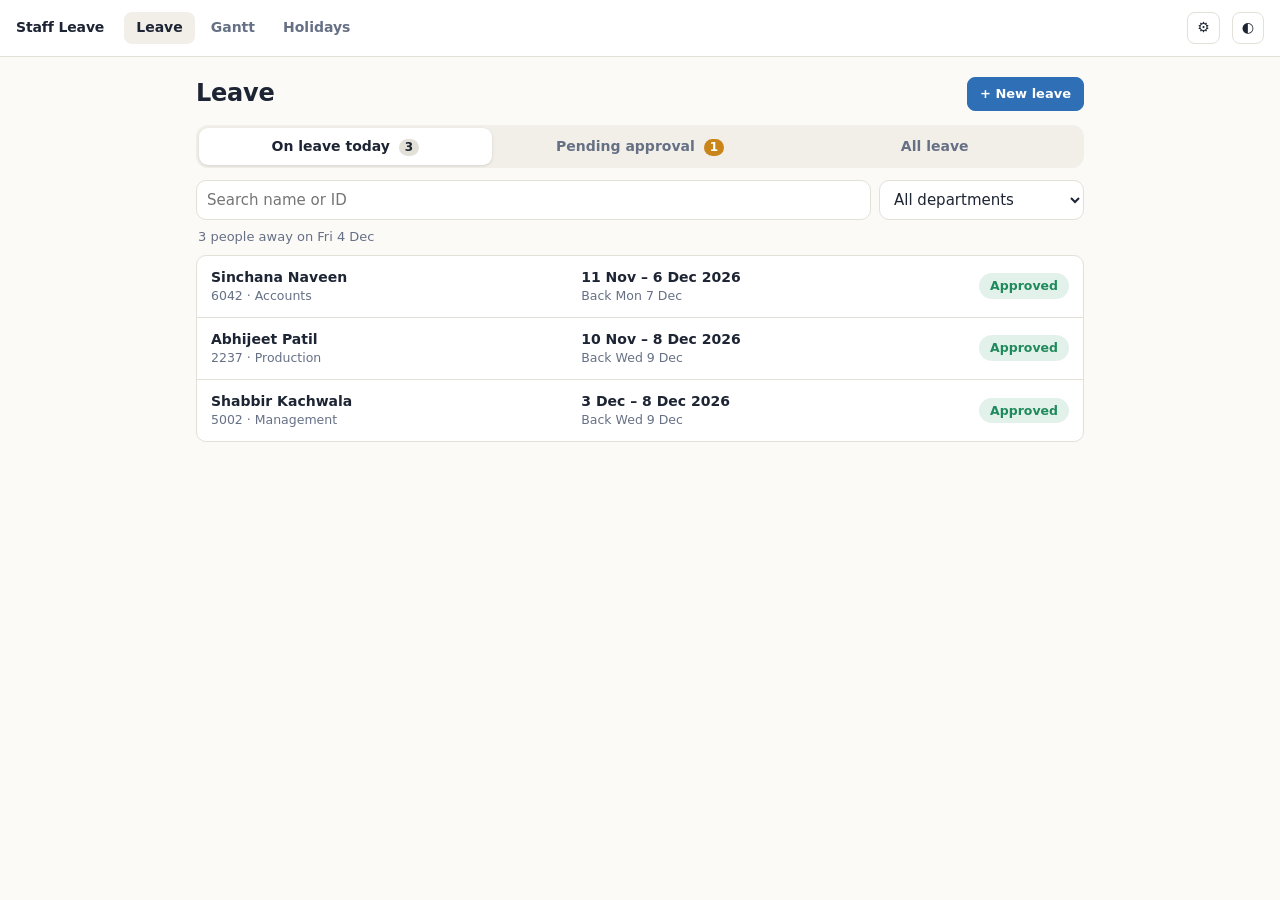
<file: index.html>
<!DOCTYPE html>
<html lang="en">
<head>
<meta charset="utf-8">
<meta name="viewport" content="width=device-width, initial-scale=1, viewport-fit=cover">
<title>Staff Leave</title>
<link rel="stylesheet" href="style.css?v=4">
</head>
<body>
<div class="top">
  <span class="brand">Staff Leave</span>
  <nav class="tabs"><a href="index.html" class="on">Leave</a><a href="gantt.html">Gantt</a><a href="holidays.html">Holidays</a></nav>
  <span class="spacer"></span>
  <a class="icon-btn" href="data.html" title="Import, backup and reset" aria-label="Data settings">⚙</a>
  <button class="icon-btn" id="themeBtn" title="Toggle light/dark" aria-label="Toggle light/dark">◐</button>
</div>

<main class="narrow">
  <div class="page-head">
    <h1>Leave</h1>
    <button class="btn primary desk-only" id="addBtn">+ New leave</button>
  </div>

  <div class="seg" id="views" role="tablist">
    <button data-v="today" role="tab"><span class="long">On leave </span><span class="cap">today</span> <span class="cnt" id="cToday"></span></button>
    <button data-v="pending" role="tab">Pending<span class="long"> approval</span> <span class="cnt" id="cPending"></span></button>
    <button data-v="all" role="tab">All<span class="long"> leave</span></button>
  </div>

  <div class="filters">
    <input type="search" id="q" placeholder="Search name or ID" aria-label="Search">
    <select id="fDept" aria-label="Department"><option value="">All departments</option></select>
    <select id="fRange" aria-label="Dates">
      <option value="any">Any date</option>
      <option value="month">This month</option>
      <option value="next30">Next 30 days</option>
      <option value="year">This year</option>
      <option value="custom">Custom dates…</option>
    </select>
    <div class="custom-range" id="customRange" hidden>
      <input type="date" id="rFrom" aria-label="From"><span class="muted">to</span><input type="date" id="rTo" aria-label="To">
    </div>
  </div>

  <p class="list-meta" id="meta"></p>
  <div class="card items" id="items"></div>
</main>

<button class="fab mob-only" id="fab" aria-label="New leave">＋</button>
<div class="toast" id="toast" hidden></div>

<!-- Leave entry form -->
<dialog class="sheet" id="ed">
  <form id="edForm" novalidate>
    <div class="sheet-head">
      <button type="button" class="link-btn" id="edCancel">Cancel</button>
      <b id="edTitle">New leave</b>
      <button type="submit" class="link-btn strong">Save</button>
    </div>
    <div class="sheet-body">
      <div class="row2">
        <label class="f"><span>Employee no.</span><input id="fId" inputmode="numeric" autocomplete="off" placeholder="e.g. 5150"></label>
        <label class="f"><span>Department</span><input id="fDeptIn" list="deptList" autocomplete="off" placeholder="e.g. Production"></label>
      </div>
      <label class="f"><span>Employee name</span><input id="fName" list="nameList" autocomplete="off" placeholder="Start typing a name"></label>
      <div class="row2">
        <label class="f"><span>First day away</span><input type="date" id="fFrom"></label>
        <label class="f"><span>Last day away</span><input type="date" id="fTo"></label>
      </div>
      <p class="days-line" id="daysLine"></p>

      <label class="switch">
        <input type="checkbox" id="fApproved">
        <span class="track"></span>
        <span>Approved by manager</span>
      </label>

      <div class="photo-box">
        <span class="f-label">Signed approval form</span>
        <div id="photoEmpty">
          <button type="button" class="btn big" id="takePhoto">📷 Take photo</button>
          <button type="button" class="link-btn" id="pickPhoto">or choose a file</button>
        </div>
        <div id="photoHas" hidden>
          <img id="thumb" alt="Signed approval form" title="Tap to enlarge">
          <div class="photo-actions">
            <button type="button" class="btn" id="retake">Retake</button>
            <button type="button" class="btn danger" id="rmPhoto">Remove</button>
          </div>
        </div>
      </div>
      <p class="err" id="err" hidden></p>
    </div>
    <div class="sheet-foot">
      <button type="button" class="btn danger" id="edDelete" hidden>Delete leave</button>
      <span class="spacer"></span>
      <button type="button" class="btn" id="edCancel2">Cancel</button>
      <button type="submit" class="btn primary">Save</button>
    </div>
  </form>
  <input type="file" id="cam" accept="image/*" capture="environment" hidden>
  <input type="file" id="pick" accept="image/*" hidden>
</dialog>

<dialog class="viewer" id="imgDlg">
  <img id="bigImg" alt="Signed approval form">
  <button class="btn" id="imgClose">Close</button>
</dialog>

<datalist id="deptList"></datalist>
<datalist id="nameList"></datalist>

<script src="data.js?v=4"></script>
<script src="shared.js?v=4"></script>
<script>
initTheme();
const $ = id => document.getElementById(id);
let rows = Store.load();
const TODAY = toISO(new Date());
const WD = ["Sun","Mon","Tue","Wed","Thu","Fri","Sat"];
const dShort = s => { const d = fromISO(s); return `${d.getDate()} ${MONTHS[d.getMonth()]}`; };
const dDay = s => { const d = fromISO(s); return `${WD[d.getDay()]} ${d.getDate()} ${MONTHS[d.getMonth()]}`; };
const range = r => {
  if (!validISO(r.from)) return "No dates";
  if (!validISO(r.to)) return `${fmt(r.from)} – ?`;
  return r.from.slice(0, 4) === r.to.slice(0, 4) ? `${dShort(r.from)} – ${fmt(r.to)}` : `${fmt(r.from)} – ${fmt(r.to)}`;
};
const nextWorkingDay = iso => { let d = addDays(fromISO(iso), 1); while (isOffDay(toISO(d))) d = addDays(d, 1); return toISO(d); };
const awayToday = r => { const s = effStart(r); return !!s && s <= TODAY && r.to >= TODAY; };

// ---- prefs ----
const P = (() => { try { return JSON.parse(localStorage.getItem("staffLeave.listPrefs")) || {}; } catch (e) { return {}; } })();
let view = P.view || "today";
$("fRange").value = P.range || "year";
const savePrefs = () => { try { localStorage.setItem("staffLeave.listPrefs", JSON.stringify({ view, range: $("fRange").value })); } catch (e) {} };

function directory() {
  const byId = {}, byName = {};
  rows.slice().sort((a, b) => (a.from || "") < (b.from || "") ? -1 : 1).forEach(r => {
    if (r.id) byId[r.id] = { name: r.name, dept: r.dept };
    if (r.name) byName[r.name.toLowerCase()] = { id: r.id, dept: r.dept, name: r.name };
  });
  return { byId, byName };
}
function refreshLists() {
  const depts = [...new Set(rows.map(r => r.dept).filter(Boolean))].sort();
  const cur = $("fDept").value;
  $("fDept").innerHTML = `<option value="">All departments</option>` + depts.map(d => `<option${d === cur ? " selected" : ""}>${esc(d)}</option>`).join("");
  $("deptList").innerHTML = depts.map(d => `<option value="${esc(d)}">`).join("");
  const { byName } = directory();
  $("nameList").innerHTML = Object.values(byName).sort((a, b) => a.name.localeCompare(b.name))
    .map(p => `<option value="${esc(p.name)}">${esc(p.id)} · ${esc(p.dept)}</option>`).join("");
}

function rangeBounds() {
  const v = $("fRange").value, t = new Date();
  if (v === "month") return [toISO(new Date(t.getFullYear(), t.getMonth(), 1)), toISO(new Date(t.getFullYear(), t.getMonth() + 1, 0))];
  if (v === "next30") return [TODAY, toISO(addDays(t, 30))];
  if (v === "year") return [`${t.getFullYear()}-01-01`, `${t.getFullYear()}-12-31`];
  if (v === "custom" && validISO($("rFrom").value) && validISO($("rTo").value)) return [$("rFrom").value, $("rTo").value];
  return null;
}

function render() {
  savePrefs();
  document.querySelectorAll("#views button").forEach(b => b.classList.toggle("on", b.dataset.v === view));
  const showRange = view === "all";
  $("fRange").hidden = !showRange;
  $("customRange").hidden = !(showRange && $("fRange").value === "custom");

  const q = $("q").value.trim().toLowerCase(), dep = $("fDept").value;
  const base = rows.filter(r => (!dep || r.dept === dep) && (!q || `${r.id} ${r.name}`.toLowerCase().includes(q)));
  const today = base.filter(awayToday), pending = base.filter(r => !r.approved);
  $("cToday").textContent = today.length;
  $("cPending").textContent = pending.length;
  $("cPending").classList.toggle("alert", pending.length > 0);

  let list, meta;
  if (view === "today") {
    list = today.sort((a, b) => a.to < b.to ? -1 : 1);
    meta = `${list.length} ${list.length === 1 ? "person" : "people"} away on ${dDay(TODAY)}`;
  } else if (view === "pending") {
    list = pending.sort((a, b) => (a.from || "") < (b.from || "") ? -1 : 1);
    meta = list.length ? `${list.length} waiting for approval. Tap Approve, or open a leave to add the signed form.` : "";
  } else {
    const b = rangeBounds();
    list = base.filter(r => !b || ((r.to || r.from || "") >= b[0] && (r.from || "") <= b[1]))
      .sort((a, b) => (a.from || "") > (b.from || "") ? -1 : 1);
    meta = `${list.length} leave ${list.length === 1 ? "entry" : "entries"}, newest first`;
  }
  $("meta").textContent = meta;

  const empty = { today: "Nobody is on leave today.", pending: "Nothing waiting for approval. 👍", all: "No leave matches these filters." }[view];
  $("items").innerHTML = list.map(item).join("") || `<div class="empty">${empty}</div>`;
}

function item(r) {
  const n = leaveDays(r), bad = n == null;
  let when = range(r), sub = bad ? "" : `${n} day${n === 1 ? "" : "s"}`;
  if (view === "today" && !bad) sub = `Back ${dDay(nextWorkingDay(r.to))}`;
  const pill = bad ? `<span class="pill bad">Check dates</span>`
    : r.approved ? `<span class="pill ok">Approved</span>` : `<button class="pill pend act" data-approve>Approve</button>`;
  return `<div class="item" data-u="${r.uid}" tabindex="0">
    <div class="who"><b>${esc(r.name || "(no name)")}</b><span>${esc([r.id, r.dept].filter(Boolean).join(" · "))}</span></div>
    <div class="when"><b>${when}</b><span>${sub}${r.doc ? ' · <span title="Signed form attached">📄 form</span>' : ""}</span></div>
    <div class="state">${r.approved || bad ? pill : `<span class="pill pend">Pending</span>${pill}`}</div>
  </div>`;
}

// ---- list interactions ----
$("views").addEventListener("click", e => { const b = e.target.closest("button"); if (b) { view = b.dataset.v; render(); } });
["q", "fDept", "fRange", "rFrom", "rTo"].forEach(id => $(id).addEventListener("input", render));
$("items").addEventListener("click", e => {
  const it = e.target.closest(".item"); if (!it) return;
  const r = rows.find(x => x.uid === it.dataset.u);
  if (e.target.closest("[data-approve]")) {
    r.approved = true; Store.save(rows); render();
    toast(`Approved: ${r.name}`, () => { r.approved = false; Store.save(rows); render(); });
    return;
  }
  openEditor(r);
});
$("items").addEventListener("keydown", e => { if (e.key === "Enter" && e.target.classList.contains("item")) e.target.click(); });

let toastT;
function toast(msg, undo) {
  const t = $("toast");
  t.innerHTML = `<span>${esc(msg)}</span>` + (undo ? `<button class="link-btn strong">Undo</button>` : "");
  t.hidden = false;
  if (undo) t.querySelector("button").onclick = () => { undo(); t.hidden = true; };
  clearTimeout(toastT); toastT = setTimeout(() => t.hidden = true, 5000);
}

// ---- editor ----
let editing = null, photo = null, dirty = false, autoFilled = {};
const F = { id: $("fId"), name: $("fName"), dept: $("fDeptIn"), from: $("fFrom"), to: $("fTo"), approved: $("fApproved") };

async function openEditor(r) {
  editing = r || null; dirty = false; autoFilled = {};
  photo = { blob: null, url: null, changed: false };
  $("edTitle").textContent = r ? "Edit leave" : "New leave";
  $("edDelete").hidden = !r;
  F.id.value = r?.id || ""; F.name.value = r?.name || ""; F.dept.value = r?.dept || "";
  F.from.value = validISO(r?.from) ? r.from : ""; F.to.value = validISO(r?.to) ? r.to : "";
  F.approved.checked = !!r?.approved;
  $("err").hidden = true;
  if (r?.doc) { const b = await Docs.get(r.uid).catch(() => null); if (b) setPhoto(b, false); }
  showPhoto(); updateDays();
  $("ed").showModal();
  if (!r) setTimeout(() => F.id.focus(), 50);
}
function setPhoto(blob, changed = true) {
  if (photo.url) URL.revokeObjectURL(photo.url);
  photo = { blob, url: blob ? URL.createObjectURL(blob) : null, changed };
  showPhoto();
}
function showPhoto() {
  $("photoHas").hidden = !photo.blob; $("photoEmpty").hidden = !!photo.blob;
  if (photo.blob) $("thumb").src = photo.url;
}
function updateDays() {
  const from = F.from.value, to = F.to.value, el = $("daysLine");
  el.className = "days-line";
  if (!validISO(from) || !validISO(to)) { el.textContent = ""; return; }
  if (to < from) { el.textContent = "The last day is before the first day."; el.classList.add("bad"); return; }
  const r = { from, to }, n = leaveDays(r), s = effStart(r);
  let txt = !s ? "All of these days are Sundays or holidays, so this is 0 days of leave."
    : `${n} day${n === 1 ? "" : "s"} of leave` + (s !== from ? `, counted from ${dDay(s)} because it starts on a Sunday or holiday` : "");
  const key = F.id.value.trim() || F.name.value.trim().toLowerCase();
  const clash = rows.find(x => x !== editing && key && (x.id === key || x.name.toLowerCase() === key) && validISO(x.to) && x.from <= to && x.to >= from);
  if (clash) txt += `. ⚠ This overlaps another leave for this person (${range(clash)}).`;
  el.textContent = txt;
}
function closeEditor(force) {
  if (!force && dirty && !confirm("Discard this entry? It hasn't been saved.")) return;
  if (photo?.url) URL.revokeObjectURL(photo.url);
  $("ed").close();
}

$("edForm").addEventListener("input", e => {
  dirty = true;
  if (e.target === F.from && validISO(F.from.value) && (!validISO(F.to.value) || F.to.value < F.from.value)) F.to.value = F.from.value;
  if (e.target === F.id || e.target === F.name) autofill(e.target);
  if (e.target !== F.approved) $("err").hidden = true;
  updateDays();
});
function autofill(src) {
  const { byId, byName } = directory();
  if (src === F.id) {
    const p = byId[F.id.value.trim()];
    if (p) {
      if (!F.name.value || autoFilled.name) { F.name.value = p.name; autoFilled.name = true; }
      if (!F.dept.value || autoFilled.dept) { F.dept.value = p.dept; autoFilled.dept = true; }
    }
  } else {
    autoFilled.name = false;
    const p = byName[F.name.value.trim().toLowerCase()];
    if (p) {
      if (!F.id.value || autoFilled.id) { F.id.value = p.id; autoFilled.id = true; }
      if (!F.dept.value || autoFilled.dept) { F.dept.value = p.dept; autoFilled.dept = true; }
    }
  }
}

$("edForm").addEventListener("submit", async e => {
  e.preventDefault();
  const v = { id: F.id.value.trim(), name: F.name.value.trim(), dept: F.dept.value.trim() || "Not given", from: F.from.value, to: F.to.value, approved: F.approved.checked };
  const problem = !v.name ? "Enter the employee's name." : !validISO(v.from) ? "Pick the first day away." : !validISO(v.to) ? "Pick the last day away." : v.to < v.from ? "The last day is before the first day." : "";
  if (problem) { $("err").textContent = problem; $("err").hidden = false; return; }
  const r = editing || { uid: uid() };
  Object.assign(r, v);
  if (photo.changed) {
    try {
      if (photo.blob) { await Docs.put(r.uid, photo.blob); r.doc = true; }
      else { await Docs.del(r.uid); r.doc = false; }
    } catch (err) { alert("The photo couldn't be stored on this device: " + err.message); }
  }
  if (!editing) rows.push(r);
  Store.save(rows); refreshLists();
  closeEditor(true);
  if (!editing && view === "today" && !awayToday(r)) view = "all";
  render();
  toast(editing ? `Saved changes for ${r.name}` : `Saved leave for ${r.name}`);
});
$("edDelete").addEventListener("click", () => {
  const r = editing;
  if (!confirm(`Delete ${r.name}'s leave (${range(r)})? This can't be undone.`)) return;
  if (r.doc) Docs.del(r.uid).catch(() => {});
  rows = rows.filter(x => x !== r); Store.save(rows); refreshLists();
  closeEditor(true); render(); toast(`Deleted leave for ${r.name}`);
});
$("edCancel").addEventListener("click", () => closeEditor());
$("edCancel2").addEventListener("click", () => closeEditor());
$("ed").addEventListener("cancel", e => { e.preventDefault(); closeEditor(); });

// photo
async function onPhoto(e) {
  const file = e.target.files[0]; e.target.value = ""; if (!file) return;
  try {
    setPhoto(await shrinkImage(file)); dirty = true;
    if (!F.approved.checked) { F.approved.checked = true; toast("Marked approved because a signed form was added"); }
  } catch (err) { alert(err.message); }
}
$("cam").addEventListener("change", onPhoto);
$("pick").addEventListener("change", onPhoto);
$("takePhoto").addEventListener("click", () => $("cam").click());
$("retake").addEventListener("click", () => $("cam").click());
$("pickPhoto").addEventListener("click", () => $("pick").click());
$("rmPhoto").addEventListener("click", () => { setPhoto(null); dirty = true; });
$("thumb").addEventListener("click", () => { $("bigImg").src = photo.url; $("imgDlg").showModal(); });
$("imgClose").addEventListener("click", () => $("imgDlg").close());

["addBtn", "fab"].forEach(id => $(id).addEventListener("click", () => openEditor(null)));

refreshLists();
render();
</script>
</body>
</html>
</file>
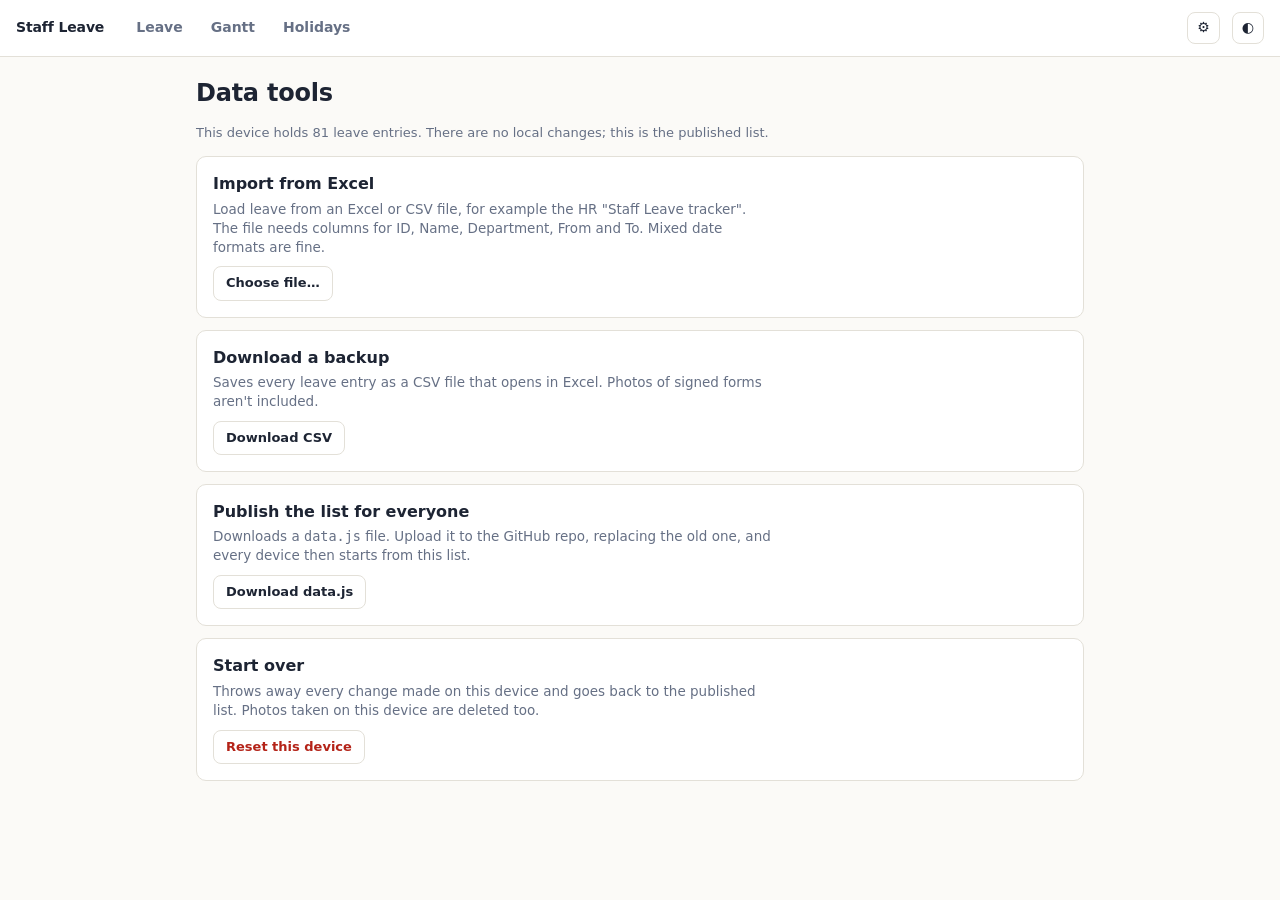
<file: data.html>
<!DOCTYPE html>
<html lang="en">
<head>
<meta charset="utf-8">
<meta name="viewport" content="width=device-width, initial-scale=1">
<title>Leave Data Tools</title>
<link rel="stylesheet" href="style.css?v=4">
</head>
<body>
<div class="top">
  <span class="brand">Staff Leave</span>
  <nav class="tabs"><a href="index.html">Leave</a><a href="gantt.html">Gantt</a><a href="holidays.html">Holidays</a></nav>
  <span class="spacer"></span>
  <a class="icon-btn" href="data.html" title="Import, backup and reset" aria-label="Data settings">⚙</a>
  <button class="icon-btn" id="themeBtn" title="Toggle light/dark" aria-label="Toggle light/dark">◐</button>
</div>
<main class="narrow">
  <div class="page-head"><h1>Data tools</h1></div>
  <p class="sub" id="where"></p>

  <section class="card data-card">
    <h2>Import from Excel</h2>
    <p>Load leave from an Excel or CSV file, for example the HR "Staff Leave tracker". The file needs columns for ID, Name, Department, From and To. Mixed date formats are fine.</p>
    <button class="btn" id="importBtn">Choose file…</button>
    <input type="file" id="file" accept=".xlsx,.xls,.csv" hidden>
  </section>

  <section class="card data-card">
    <h2>Download a backup</h2>
    <p>Saves every leave entry as a CSV file that opens in Excel. Photos of signed forms aren't included.</p>
    <button class="btn" id="csvBtn">Download CSV</button>
  </section>

  <section class="card data-card">
    <h2>Publish the list for everyone</h2>
    <p>Downloads a <code>data.js</code> file. Upload it to the GitHub repo, replacing the old one, and every device then starts from this list.</p>
    <button class="btn" id="jsBtn">Download data.js</button>
  </section>

  <section class="card data-card">
    <h2>Start over</h2>
    <p>Throws away every change made on this device and goes back to the published list. Photos taken on this device are deleted too.</p>
    <button class="btn danger" id="resetBtn">Reset this device</button>
  </section>
</main>
<script src="data.js?v=4"></script>
<script src="shared.js?v=4"></script>
<script>
initTheme();
const $ = id => document.getElementById(id);
let rows = Store.load();
$("where").textContent = `This device holds ${rows.length} leave entries` +
  (Store.isCustom() ? ", including changes made here." : ". There are no local changes; this is the published list.");

function download(name, text, type) {
  const a = document.createElement("a");
  a.href = URL.createObjectURL(new Blob([text], { type })); a.download = name; a.click();
  setTimeout(() => URL.revokeObjectURL(a.href), 1000);
}
$("csvBtn").addEventListener("click", () => {
  const q = v => `"${String(v ?? "").replace(/"/g, '""')}"`;
  const out = [["Employee No", "Employee Name", "Department", "Date From", "Date To", "Days", "Approved", "Signed form"].join(",")]
    .concat(rows.map(r => [r.id, r.name, r.dept, r.from, r.to, leaveDays(r) ?? "", r.approved ? "Yes" : "No", r.doc ? "Yes" : "No"].map(q).join(",")));
  download(`staff-leave-${toISO(new Date())}.csv`, out.join("\n"), "text/csv");
});
$("jsBtn").addEventListener("click", () => {
  const body = rows.map(r => "  " + JSON.stringify([r.id, r.name, r.dept, r.from, r.to, !!r.approved, r.uid])).join(",\n");
  const hol = window.HOLIDAY_LIST.map(h => "  " + JSON.stringify(h)).join(",\n");
  download("data.js", `// Exported from the Data tools page on ${toISO(new Date())}\n// Approval photos are not included; they stay on the device that took them.\nwindow.SEED_LEAVES = [\n${body}\n].map(([id, name, dept, from, to, approved, uid]) => ({ id, name, dept, from, to, approved, uid }));\n\nwindow.HOLIDAY_LIST = [\n${hol}\n];\n`, "text/javascript");
});
$("resetBtn").addEventListener("click", async () => {
  if (!confirm("Delete every change and photo stored on this device and go back to the published list? This can't be undone.")) return;
  for (const r of rows) if (r.doc) await Docs.del(r.uid).catch(() => {});
  rows = Store.reset();
  location.href = "index.html";
});

$("importBtn").addEventListener("click", () => $("file").click());
function loadXLSX() {
  if (window.XLSX) return Promise.resolve();
  return new Promise((ok, fail) => {
    const s = document.createElement("script");
    s.src = "https://cdnjs.cloudflare.com/ajax/libs/xlsx/0.18.5/xlsx.full.min.js";
    s.onload = ok; s.onerror = () => fail(new Error("Could not load the Excel reader"));
    document.head.appendChild(s);
  });
}
$("file").addEventListener("change", async e => {
  const file = e.target.files[0]; e.target.value = ""; if (!file) return;
  try {
    await loadXLSX();
    const wb = XLSX.read(await file.arrayBuffer(), { type: "array", raw: true });
    const ws = wb.Sheets[wb.SheetNames.includes("Date Wise") ? "Date Wise" : wb.SheetNames[0]];
    const grid = XLSX.utils.sheet_to_json(ws, { header: 1, raw: true, defval: "" });
    const hi = grid.findIndex(r => r.some(c => /name/i.test(c)) && r.some(c => /from/i.test(c)));
    if (hi < 0) throw new Error("Couldn't find a header row with Name and From/To columns.");
    const H = grid[hi].map(c => String(c).toLowerCase().trim());
    const col = (...re) => H.findIndex(h => re.some(x => x.test(h)));
    let cId = col(/^id$/, /emp.*(no|num|id)/, /^id\b/), cName = col(/name/), cDept = col(/dep/), cFrom = col(/from/, /start/), cTo = col(/^to$/, /\bto\b/, /end/), cAp = col(/approv/, /status/);
    if (cDept < 0 && H[cName + 1] === "") cDept = cName + 1;
    const out = [];
    for (const r of grid.slice(hi + 1)) {
      const name = String(r[cName] ?? "").trim(); if (!name) continue;
      const { from, to } = smartRange(r[cFrom], r[cTo]);
      if (!from && !to) continue;
      const apRaw = cAp >= 0 ? String(r[cAp]).toLowerCase().trim() : "yes";
      out.push({ uid: uid(), id: String(r[cId] ?? "").trim(), name, dept: String(r[cDept] ?? "").trim() || "Not given", from, to,
        approved: !/^(no|n|false|0|pending|rejected)$/.test(apRaw) });
    }
    if (!out.length) throw new Error("No leave rows found in that file.");
    const replace = confirm(`Found ${out.length} leave entries in "${file.name}".\n\nOK = replace the current list\nCancel = add them to the current list`);
    rows = replace ? out : rows.concat(out);
    Store.save(rows);
    location.href = "index.html";
  } catch (err) { alert(err.message); }
});
</script>
</body>
</html>
</file>
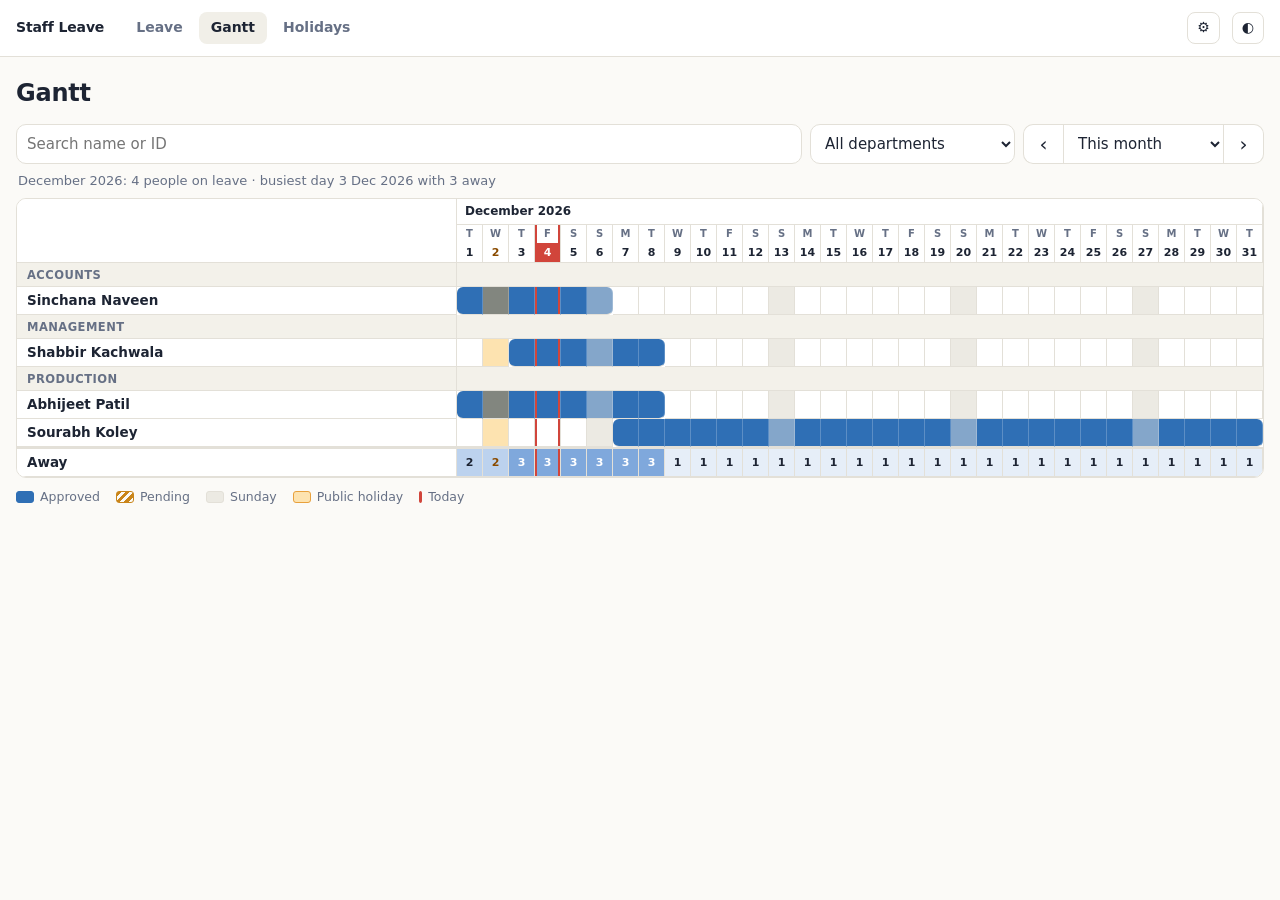
<file: gantt.html>
<!DOCTYPE html>
<html lang="en">
<head>
<meta charset="utf-8">
<meta name="viewport" content="width=device-width, initial-scale=1, viewport-fit=cover">
<title>Staff Leave Gantt</title>
<link rel="stylesheet" href="style.css?v=4">
</head>
<body>
<div class="top">
  <span class="brand">Staff Leave</span>
  <nav class="tabs"><a href="index.html">Leave</a><a href="gantt.html" class="on">Gantt</a><a href="holidays.html">Holidays</a></nav>
  <span class="spacer"></span>
  <a class="icon-btn" href="data.html" title="Import, backup and reset" aria-label="Data settings">⚙</a>
  <button class="icon-btn" id="themeBtn" title="Toggle light/dark" aria-label="Toggle light/dark">◐</button>
</div>

<main class="wide">
  <div class="page-head"><h1>Gantt</h1></div>

  <div class="filters">
    <input type="search" id="q" placeholder="Search name or ID" aria-label="Search">
    <select id="fDept" aria-label="Department"><option value="">All departments</option></select>
    <div class="period">
      <button class="step" id="prev" aria-label="Previous period">‹</button>
      <select id="period" aria-label="Period">
        <option value="month">This month</option>
        <option value="next3">Next 3 months</option>
        <option value="year">This year</option>
        <option value="custom">Custom dates…</option>
      </select>
      <button class="step" id="next" aria-label="Next period">›</button>
    </div>
    <div class="custom-range" id="customRange" hidden>
      <input type="date" id="dFrom" aria-label="From"><span class="muted">to</span><input type="date" id="dTo" aria-label="To">
    </div>
  </div>

  <p class="list-meta" id="meta"></p>
  <div class="gwrap"><table class="g" id="g"></table></div>
  <div class="legend">
    <span><i class="sw l"></i>Approved</span>
    <span><i class="sw p"></i>Pending</span>
    <span><i class="sw wk"></i>Sunday</span>
    <span><i class="sw hol"></i>Public holiday</span>
    <span><i class="sw td"></i>Today</span>
  </div>
</main>

<script src="data.js?v=4"></script>
<script src="shared.js?v=4"></script>
<script>
initTheme();
const $ = id => document.getElementById(id);
const TODAY = toISO(new Date());
const DOW = ["S","M","T","W","T","F","S"];
const MONTHS_LONG = ["January","February","March","April","May","June","July","August","September","October","November","December"];
const leaves = Store.load().filter(r => leaveDays(r) != null);
leaves.forEach(r => { r._s = effStart(r) || "9999"; r.dept = r.dept || "Not given"; });

// win = [from, to]; the arrows shift it by the same span
let win = null;
const P = (() => { try { return JSON.parse(localStorage.getItem("staffLeave.ganttV2")) || {}; } catch (e) { return {}; } })();
$("period").value = P.period || "month";
function save() { try { localStorage.setItem("staffLeave.ganttV2", JSON.stringify({ period: $("period").value, dept: $("fDept").value })); } catch (e) {} }

function presetWindow(p, anchor = new Date()) {
  const y = anchor.getFullYear(), m = anchor.getMonth();
  if (p === "month") return [toISO(new Date(y, m, 1)), toISO(new Date(y, m + 1, 0))];
  if (p === "next3") return [toISO(new Date(y, m, 1)), toISO(new Date(y, m + 3, 0))];
  if (p === "year") return [`${y}-01-01`, `${y}-12-31`];
  return null;
}
function step(dir) {
  const p = $("period").value, a = fromISO(win[0]);
  if (p === "month") win = presetWindow("month", new Date(a.getFullYear(), a.getMonth() + dir, 1));
  else if (p === "next3") win = presetWindow("next3", new Date(a.getFullYear(), a.getMonth() + dir * 3, 1));
  else if (p === "year") win = presetWindow("year", new Date(a.getFullYear() + dir, 0, 1));
  else { const n = daysBetween(win[0], win[1]) + 1; win = [toISO(addDays(a, dir * n)), toISO(addDays(fromISO(win[1]), dir * n))]; $("dFrom").value = win[0]; $("dTo").value = win[1]; }
  render();
}

function render() {
  save();
  $("customRange").hidden = $("period").value !== "custom";
  const [from, to] = win[0] <= win[1] ? win : [win[1], win[0]];
  const days = [];
  for (let d = fromISO(from); toISO(d) <= to; d = addDays(d, 1)) days.push(toISO(d));

  const q = $("q").value.trim().toLowerCase(), dep = $("fDept").value;
  const people = new Map();
  leaves.filter(r => (!dep || r.dept === dep) && (!q || `${r.id} ${r.name}`.toLowerCase().includes(q)) && r.to >= from && r._s <= to)
    .sort((a, b) => a._s < b._s ? -1 : 1)
    .forEach(r => {
      const key = r.id || r.name.toLowerCase();
      const p = people.get(key) || { name: r.name, id: r.id, dept: r.dept, leaves: [] };
      p.leaves.push(r); people.set(key, p);
    });
  const list = [...people.values()];
  const grouped = !dep;
  const groups = grouped ? [...new Set(list.map(p => p.dept))].sort().map(g => [g, list.filter(p => p.dept === g)]) : [["", list]];

  const compact = days.length > 100;
  $("g").className = "g" + (compact ? " compact" : "");
  const cls = s => { const c = []; if (HOLIDAYS[s]) c.push("hol"); else if (isSunday(s)) c.push("wk"); if (s === TODAY) c.push("today"); return c.join(" "); };
  const tip = s => `${fmt(s)}${HOLIDAYS[s] ? " · " + HOLIDAYS[s] : ""}`;

  let h = "<thead><tr><th class='name' rowspan='3'></th>";
  for (let i = 0; i < days.length;) {
    let n = 0; while (i + n < days.length && days[i + n].slice(0, 7) === days[i].slice(0, 7)) n++;
    const d = fromISO(days[i]);
    h += `<th class='mon' colspan='${n}'>${n * (compact ? 14 : 26) > 80 ? MONTHS_LONG[d.getMonth()] + " " + d.getFullYear() : MONTHS[d.getMonth()]}</th>`;
    i += n;
  }
  h += "</tr><tr>" + days.map(s => `<th class='day dow ${cls(s)}' title='${tip(s)}'>${compact ? "" : DOW[fromISO(s).getDay()]}</th>`).join("");
  h += "</tr><tr>" + days.map(s => { const d = fromISO(s).getDate(); return `<th class='day dnum ${cls(s)}' title='${tip(s)}'>${compact ? (d === 1 || d % 5 === 0 ? d : "") : d}</th>`; }).join("");
  h += "</tr></thead><tbody>";

  const away = days.map(() => 0);
  groups.forEach(([g, ppl]) => {
    if (grouped) h += `<tr class='grp'><th class='name'>${esc(g)}</th><td colspan='${days.length}'></td></tr>`;
    ppl.forEach(p => {
      const st = days.map(s => {
        let v = "", t = null;
        for (const r of p.leaves) if (s >= r._s && s <= r.to) { if (r.approved) { v = "l"; t = r; break; } if (!v) { v = "p"; t = r; } }
        return [v, t];
      });
      h += `<tr><th class='name' title='${esc(p.name)} · ${esc(p.id)} · ${esc(p.dept)}'>${esc(p.name)}</th>`;
      st.forEach(([v, r], k) => {
        if (v) away[k]++;
        const s = v && st[k - 1]?.[0] !== v ? " s" : "", e = v && st[k + 1]?.[0] !== v ? " e" : "";
        const t = v ? `${p.name}: ${fmt(r._s)} – ${fmt(r.to)}, ${leaveDays(r)} days, ${r.approved ? "approved" : "pending"}` : tip(days[k]);
        h += `<td class='day ${cls(days[k])} ${v}${s}${e}' title='${esc(t)}'></td>`;
      });
      h += "</tr>";
    });
  });
  const peak = Math.max(0, ...away);
  h += "<tr class='tot'><th class='name'>Away</th>" + days.map((s, k) => {
    const n = away[k], heat = !n ? "" : n >= peak * 0.8 ? "h3" : n >= peak * 0.45 ? "h2" : "h1";
    return `<td class='day ${cls(s)} ${heat}' title='${fmt(s)}: ${n} away'>${n || ""}</td>`;
  }).join("") + "</tr></tbody>";

  $("g").innerHTML = list.length ? h : `<tr><td class="empty">Nobody is on leave in this period.</td></tr>`;

  const label = $("period").value === "month" ? MONTHS_LONG[fromISO(from).getMonth()] + " " + from.slice(0, 4)
    : $("period").value === "year" ? from.slice(0, 4) : `${fmt(from)} – ${fmt(to)}`;
  const busy = days[away.indexOf(peak)];
  $("meta").textContent = list.length
    ? `${label}: ${list.length} ${list.length === 1 ? "person" : "people"} on leave` + (peak > 1 ? ` · busiest day ${fmt(busy)} with ${peak} away` : "")
    : label;

  const ti = days.indexOf(TODAY);
  $("g").parentElement.scrollLeft = ti > 7 ? (ti - 4) * (compact ? 14 : 26) : 0;
}

const depts = [...new Set(leaves.map(r => r.dept))].sort();
$("fDept").innerHTML += depts.map(d => `<option>${esc(d)}</option>`).join("");
if (P.dept && depts.includes(P.dept)) $("fDept").value = P.dept;

$("period").addEventListener("change", () => {
  if ($("period").value === "custom") { $("dFrom").value = win[0]; $("dTo").value = win[1]; }
  else win = presetWindow($("period").value);
  render();
});
["dFrom", "dTo"].forEach(id => $(id).addEventListener("change", () => {
  if (validISO($("dFrom").value) && validISO($("dTo").value)) { win = [$("dFrom").value, $("dTo").value]; render(); }
}));
["q", "fDept"].forEach(id => $(id).addEventListener("input", render));
$("prev").addEventListener("click", () => step(-1));
$("next").addEventListener("click", () => step(1));

if ($("period").value === "custom") $("period").value = "month";
win = presetWindow($("period").value);
render();
</script>
</body>
</html>
</file>
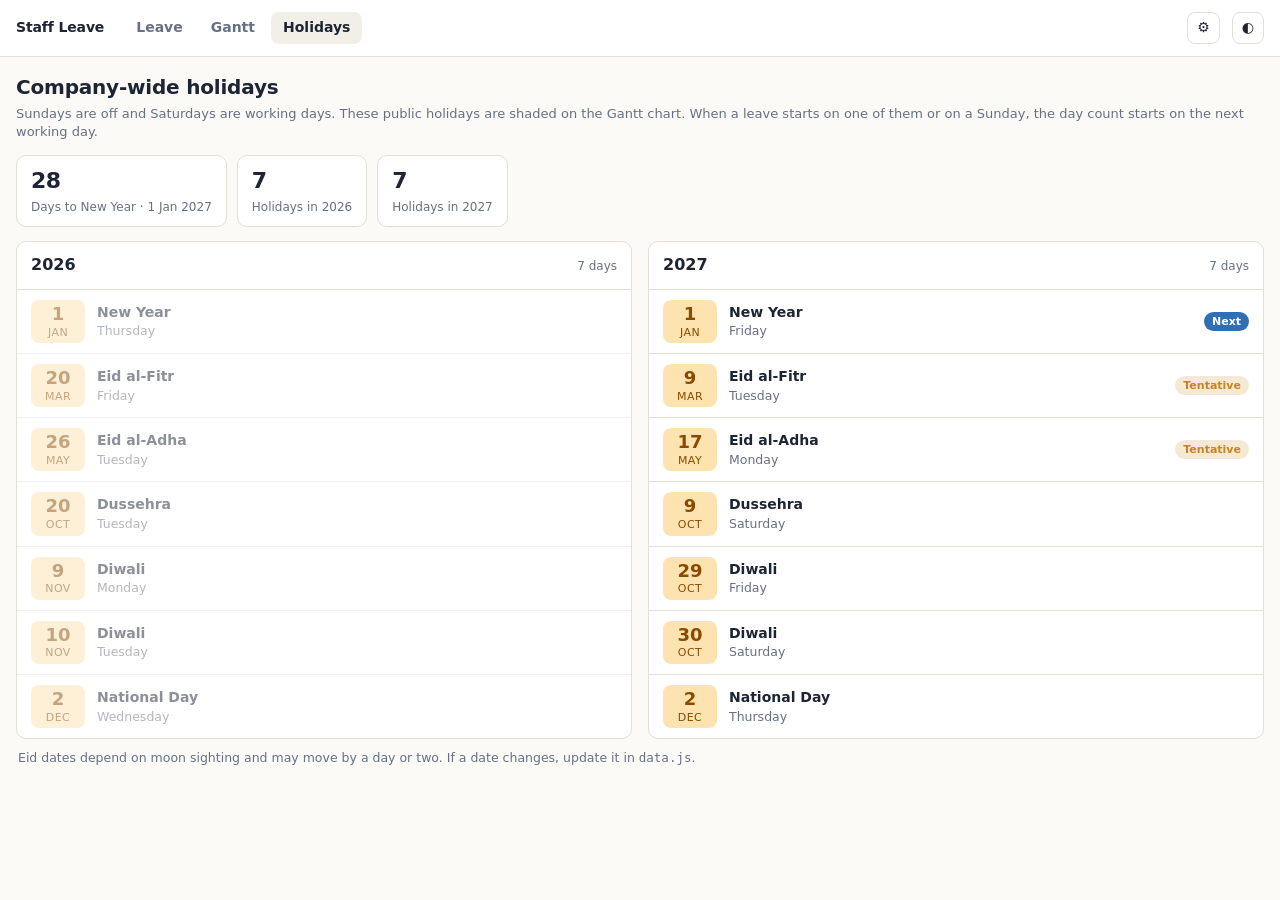
<file: holidays.html>
<!DOCTYPE html>
<html lang="en">
<head>
<meta charset="utf-8">
<meta name="viewport" content="width=device-width, initial-scale=1">
<title>Company Holidays</title>
<link rel="stylesheet" href="style.css?v=4">
</head>
<body>
<div class="top">
  <span class="brand">Staff Leave</span>
  <nav class="tabs"><a href="index.html">Leave</a><a href="gantt.html">Gantt</a><a href="holidays.html" class="on">Holidays</a></nav>
  <span class="spacer"></span>
  <a class="icon-btn" href="data.html" title="Import, backup and reset" aria-label="Data settings">⚙</a>
  <button class="icon-btn" id="themeBtn" title="Toggle light/dark">◐</button>
</div>
<main>
  <h1>Company-wide holidays</h1>
  <p class="sub">Sundays are off and Saturdays are working days. These public holidays are shaded on the Gantt chart. When a leave starts on one of them or on a Sunday, the day count starts on the next working day.</p>
  <div class="stats" id="stats"></div>
  <div class="hol-grid" id="grid"></div>
  <p class="note">Eid dates depend on moon sighting and may move by a day or two. If a date changes, update it in <code>data.js</code>.</p>
</main>
<script src="data.js?v=4"></script>
<script src="shared.js?v=4"></script>
<script>
initTheme();
const TODAY = toISO(new Date());
const WD = ["Sunday","Monday","Tuesday","Wednesday","Thursday","Friday","Saturday"];
const list = window.HOLIDAY_LIST.slice().sort((a, b) => a.date < b.date ? -1 : 1);
const next = list.find(h => h.date >= TODAY);
const years = [...new Set(list.map(h => h.date.slice(0, 4)))];

document.getElementById("stats").innerHTML =
  (next ? `<div class="stat"><b>${daysBetween(TODAY, next.date)}</b><span>Days to ${esc(next.name)} · ${fmt(next.date)}</span></div>` : "") +
  years.map(y => `<div class="stat"><b>${list.filter(h => h.date.startsWith(y)).length}</b><span>Holidays in ${y}</span></div>`).join("");

document.getElementById("grid").innerHTML = years.map(y => {
  const hs = list.filter(h => h.date.startsWith(y));
  return `<section class="card hol-card"><h2>${y}<span>${hs.length} days</span></h2>` + hs.map(h => {
    const d = fromISO(h.date), past = h.date < TODAY;
    const sun = d.getDay() === 0 ? ' <span class="tag">Falls on a Sunday</span>' : "";
    const tag = h === next ? '<span class="tag next">Next</span>' : h.tentative ? '<span class="tag tent">Tentative</span>' : "";
    return `<div class="hol-row${past ? " past" : ""}">
      <div class="hol-date"><b>${d.getDate()}</b><i>${MONTHS[d.getMonth()]}</i></div>
      <div><div><b>${esc(h.name)}</b>${sun}</div><div class="wd">${WD[d.getDay()]}${h === next && h.tentative ? " · tentative" : ""}</div></div>
      ${tag}
    </div>`;
  }).join("") + "</section>";
}).join("");
</script>
</body>
</html>
</file>
<file: style.css>
:root {
  --bg: #fbfaf7; --surface: #ffffff; --ink: #1d2433; --muted: #667085; --line: #e3e0d8;
  --weekend: #eceae3; --hol: #fde3b0; --hol-ink: #8a4b00; --hol-edge: #e8a13d;
  --leave: #2f6fb5; --pending: #c9851a; --group: #f3f1ea; --accent: #2f6fb5;
  --ok: #1f8a5b; --warn: #b42318; --today: #d1453b; --chip: #f1efe8; --input: #ffffff;
  --heat1: #e6eef8; --heat2: #bcd2ee; --heat3: #7fa8dc;
  color-scheme: light;
}
@media (prefers-color-scheme: dark) {
  :root:not([data-theme="light"]) {
    --bg: #14171d; --surface: #1b1f27; --ink: #e8eaf0; --muted: #98a1b3; --line: #2c323d;
    --weekend: #242934; --hol: #5a3a0c; --hol-ink: #ffcf85; --hol-edge: #b8792a;
    --leave: #5b9bdc; --pending: #e0a240; --group: #20252e; --accent: #5b9bdc;
    --ok: #4cc38a; --warn: #f97066; --today: #ff6b5e; --chip: #252a34; --input: #141821;
    --heat1: #1f3047; --heat2: #2b4a73; --heat3: #3d6aa6;
    color-scheme: dark;
  }
}
:root[data-theme="dark"] {
  --bg: #14171d; --surface: #1b1f27; --ink: #e8eaf0; --muted: #98a1b3; --line: #2c323d;
  --weekend: #242934; --hol: #5a3a0c; --hol-ink: #ffcf85; --hol-edge: #b8792a;
  --leave: #5b9bdc; --pending: #e0a240; --group: #20252e; --accent: #5b9bdc;
  --ok: #4cc38a; --warn: #f97066; --today: #ff6b5e; --chip: #252a34; --input: #141821;
  --heat1: #1f3047; --heat2: #2b4a73; --heat3: #3d6aa6;
  color-scheme: dark;
}
* { box-sizing: border-box; }
body { margin: 0; background: var(--bg); color: var(--ink); font: 14px/1.4 "Avenir Next", "Segoe UI", system-ui, -apple-system, Helvetica, Arial, sans-serif; }
a { color: var(--accent); }
button, input, select { font: inherit; color: inherit; }

/* Top bar */
.top { display: flex; align-items: center; gap: 12px; flex-wrap: wrap; padding: 12px 16px; border-bottom: 1px solid var(--line); background: var(--surface); position: sticky; top: 0; z-index: 20; }
.brand { font-weight: 700; letter-spacing: -0.01em; margin-right: 8px; }
.tabs { display: flex; gap: 4px; }
.tabs a { text-decoration: none; color: var(--muted); padding: 6px 12px; border-radius: 8px; font-weight: 600; }
.tabs a.on { background: var(--chip); color: var(--ink); }
.spacer { flex: 1; }
.icon-btn { border: 1px solid var(--line); background: var(--surface); border-radius: 8px; padding: 5px 9px; cursor: pointer; }

main { padding: 16px; max-width: 1400px; margin: 0 auto; }
h1 { font-size: 20px; margin: 0 0 4px; font-weight: 650; letter-spacing: -0.01em; }
.sub { color: var(--muted); font-size: 13px; margin: 0 0 14px; }

/* Controls */
.bar { display: flex; flex-wrap: wrap; gap: 8px; align-items: center; margin-bottom: 12px; }
.field { display: inline-flex; flex-direction: column; gap: 3px; font-size: 11.5px; color: var(--muted); font-weight: 600; }
.field input, .field select, input.cell, select.cell { background: var(--input); border: 1px solid var(--line); border-radius: 8px; padding: 6px 8px; font-size: 13.5px; color: var(--ink); min-height: 34px; }
.btn { border: 1px solid var(--line); background: var(--surface); border-radius: 8px; padding: 7px 12px; cursor: pointer; font-weight: 600; font-size: 13px; min-height: 34px; }
.btn:hover { border-color: var(--muted); }
.btn.primary { background: var(--accent); border-color: var(--accent); color: #fff; }
.btn.danger { color: var(--warn); }
.chips { display: flex; flex-wrap: wrap; gap: 6px; }
.chip { border: 1px solid var(--line); background: var(--surface); border-radius: 999px; padding: 4px 10px; font-size: 12.5px; cursor: pointer; user-select: none; }
.chip.on { background: var(--accent); border-color: var(--accent); color: #fff; }
.chip .n { opacity: .7; margin-left: 4px; font-size: 11.5px; }

.stats { display: flex; flex-wrap: wrap; gap: 10px; margin-bottom: 14px; }
.stat { background: var(--surface); border: 1px solid var(--line); border-radius: 10px; padding: 10px 14px; min-width: 130px; }
.stat b { display: block; font-size: 22px; font-weight: 700; letter-spacing: -0.02em; }
.stat span { color: var(--muted); font-size: 12px; }

.card { background: var(--surface); border: 1px solid var(--line); border-radius: 10px; }
.muted { color: var(--muted); }
.note { color: var(--muted); font-size: 12.5px; margin: 10px 2px; }
.warn { color: var(--warn); }

/* Leave list */
.list-wrap { overflow-x: auto; }
table.list { width: 100%; border-collapse: collapse; min-width: 960px; }
table.list th { text-align: left; font-size: 12px; color: var(--muted); font-weight: 650; padding: 9px 8px; border-bottom: 1px solid var(--line); position: sticky; top: 0; background: var(--surface); cursor: pointer; white-space: nowrap; }
table.list td { padding: 4px 6px; border-bottom: 1px solid var(--line); vertical-align: middle; }
table.list tr:last-child td { border-bottom: 0; }
table.list tr.pend td { background: color-mix(in srgb, var(--pending) 8%, transparent); }
table.list input.cell, table.list select.cell { width: 100%; border-color: transparent; background: transparent; }
table.list input.cell:hover, table.list input.cell:focus { border-color: var(--line); background: var(--input); outline: none; }
table.list input.cell.bad { border-color: var(--warn); color: var(--warn); }
td.days { text-align: right; font-variant-numeric: tabular-nums; color: var(--muted); padding-right: 14px !important; }
.ok-toggle { display: inline-flex; align-items: center; gap: 6px; cursor: pointer; font-size: 12.5px; font-weight: 600; }
.ok-toggle input { width: 18px; height: 18px; accent-color: var(--ok); cursor: pointer; }
.ok-toggle .y { color: var(--ok); }
.ok-toggle .p { color: var(--pending); }
td.days small { display: block; font-size: 10.5px; color: var(--pending); white-space: nowrap; }
table.list tfoot td { padding: 0; border: 0; }
.add-row { width: 100%; border: 0; border-top: 1px dashed var(--line); background: none; color: var(--accent); font-weight: 650; padding: 12px; cursor: pointer; text-align: left; font-size: 14px; }
.add-row:hover { background: var(--chip); }
.fab { position: fixed; right: 20px; bottom: 20px; width: 56px; height: 56px; border-radius: 50%; border: 0; background: var(--accent); color: #fff; font-size: 28px; line-height: 1; cursor: pointer; box-shadow: 0 6px 18px rgba(0,0,0,.25); z-index: 30; }
.fab:hover { filter: brightness(1.08); }
.doc-btn { border: 1px solid var(--line); background: var(--surface); border-radius: 8px; padding: 4px 8px; cursor: pointer; font-size: 12.5px; white-space: nowrap; }
.doc-btn.has { border-color: var(--ok); color: var(--ok); font-weight: 600; }
dialog#docDlg { border: 1px solid var(--line); border-radius: 12px; padding: 0; background: var(--surface); color: var(--ink); width: min(900px, calc(100vw - 32px)); max-height: calc(100vh - 32px); }
dialog#docDlg::backdrop { background: rgba(0,0,0,.55); }
.dlg-head, .dlg-foot { display: flex; align-items: center; gap: 8px; padding: 10px 14px; }
.dlg-head { border-bottom: 1px solid var(--line); justify-content: space-between; }
.dlg-foot { border-top: 1px solid var(--line); flex-wrap: wrap; }
.dlg-foot a.btn { text-decoration: none; color: inherit; display: inline-flex; align-items: center; }
#docImg { display: block; max-width: 100%; max-height: calc(100vh - 160px); margin: 0 auto; object-fit: contain; background: var(--chip); }
/* Holidays page */
.hol-grid { display: grid; grid-template-columns: repeat(auto-fit, minmax(300px, 1fr)); gap: 16px; }
.hol-card h2 { font-size: 16px; margin: 0; padding: 12px 14px; border-bottom: 1px solid var(--line); display: flex; justify-content: space-between; align-items: baseline; }
.hol-card h2 span { font-size: 12px; color: var(--muted); font-weight: 500; }
.hol-row { display: grid; grid-template-columns: 54px 1fr auto; gap: 12px; align-items: center; padding: 10px 14px; border-bottom: 1px solid var(--line); }
.hol-row:last-child { border-bottom: 0; }
.hol-row.past { opacity: .5; }
.hol-date { background: var(--hol); color: var(--hol-ink); border-radius: 8px; text-align: center; padding: 4px 0; line-height: 1.1; }
.hol-date b { display: block; font-size: 18px; }
.hol-date i { font-style: normal; font-size: 11px; text-transform: uppercase; letter-spacing: .04em; }
.hol-row .wd { color: var(--muted); font-size: 12.5px; }
.tag { font-size: 11px; font-weight: 650; padding: 2px 8px; border-radius: 999px; background: var(--chip); color: var(--muted); white-space: nowrap; }
.tag.tent { background: color-mix(in srgb, var(--pending) 18%, transparent); color: var(--pending); }
.tag.next { background: var(--accent); color: #fff; }
.sw.hol-t { background: repeating-linear-gradient(135deg, var(--hol) 0 3px, var(--hol-edge) 3px 4px); border-color: var(--hol-edge); }
.del { border: 0; background: none; color: var(--muted); cursor: pointer; font-size: 16px; padding: 4px 8px; border-radius: 6px; }
.del:hover { color: var(--warn); background: var(--chip); }

/* Gantt */
.legend { display: flex; flex-wrap: wrap; gap: 8px 16px; margin: 4px 0 10px; font-size: 12.5px; color: var(--muted); }
.legend span { display: inline-flex; align-items: center; gap: 6px; }
.sw { width: 18px; height: 12px; border-radius: 3px; border: 1px solid var(--line); display: inline-block; }
.sw.l { background: var(--leave); border-color: var(--leave); }
.sw.p { background: repeating-linear-gradient(135deg, var(--pending) 0 3px, transparent 3px 6px); border-color: var(--pending); }
.sw.wk { background: var(--weekend); }
.sw.lw { background: color-mix(in srgb, var(--leave) 55%, var(--weekend)); border-color: var(--leave); }
.sw.hol { background: var(--hol); border-color: var(--hol-edge); }
.sw.td { background: var(--today); border-color: var(--today); width: 3px; }
.gwrap { overflow: auto; max-height: calc(100vh - 120px); border: 1px solid var(--line); border-radius: 10px; background: var(--surface); }
table.g { border-collapse: separate; border-spacing: 0; min-width: max-content; }
table.g th, table.g td { padding: 0; text-align: center; }
table.g .name { position: sticky; left: 0; z-index: 2; background: var(--surface); text-align: left; min-width: 190px; max-width: 190px; padding: 0 10px; border-right: 1px solid var(--line); border-bottom: 1px solid var(--line); white-space: nowrap; overflow: hidden; text-overflow: ellipsis; }
table.g .name small { color: var(--muted); font-weight: 400; margin-left: 4px; }
table.g thead th { position: sticky; background: var(--surface); z-index: 3; }
table.g thead tr:nth-child(1) th { top: 0; }
table.g thead tr:nth-child(2) th { top: 26px; }
table.g thead tr:nth-child(3) th { top: 44px; }
table.g thead .name { z-index: 4; }
.day { width: 26px; min-width: 26px; height: 28px; font-size: 11px; border-right: 1px solid var(--line); border-bottom: 1px solid var(--line); }
table.g.compact .day { width: 14px; min-width: 14px; font-size: 0; }
table.g.compact thead .dnum { font-size: 9px; }
thead .mon { height: 26px; font-size: 12px; font-weight: 650; text-align: left !important; padding-left: 8px !important; border-bottom: 1px solid var(--line); border-right: 1px solid var(--line); white-space: nowrap; overflow: hidden; }
thead .dow { font-size: 10px; color: var(--muted); height: 18px; border-bottom: 0; }
thead .dnum { height: 20px; }
.wk { background: var(--weekend); }
.hol { background: var(--hol); color: var(--hol-ink); }
thead .hol { font-weight: 700; }
.today { box-shadow: inset 2px 0 0 var(--today), inset -2px 0 0 var(--today); }
thead .today.dnum { background: var(--today); color: #fff; font-weight: 700; }
td.l { background: var(--leave); border-right-color: rgba(255,255,255,.22); }
td.l.wk { background: color-mix(in srgb, var(--leave) 55%, var(--weekend)); }
td.l.hol { background: color-mix(in srgb, var(--leave) 55%, var(--hol-edge)); }
td.p { background: repeating-linear-gradient(135deg, var(--pending) 0 3px, transparent 3px 6px); box-shadow: inset 0 2px 0 var(--pending), inset 0 -2px 0 var(--pending); }
td.l.s { border-top-left-radius: 6px; border-bottom-left-radius: 6px; }
td.l.e { border-top-right-radius: 6px; border-bottom-right-radius: 6px; }
tr.grp th, tr.grp td { background: var(--group); height: 24px; font-size: 12px; font-weight: 650; color: var(--muted); text-align: left; border-bottom: 1px solid var(--line); }
tr.grp .name { background: var(--group); }
tr.tot th, tr.tot td { font-size: 11px; font-weight: 650; height: 30px; position: sticky; bottom: 0; z-index: 1; background: var(--surface); border-top: 2px solid var(--line); }
tr.tot .name { z-index: 3; }
tr.tot td.h1 { background: var(--heat1); } tr.tot td.h2 { background: var(--heat2); } tr.tot td.h3 { background: var(--heat3); color: #fff; }
table.g.compact tr.tot td { font-size: 0; }
tbody tr:not(.grp):not(.tot):hover .name { background: var(--chip); }
.empty { padding: 40px; text-align: center; color: var(--muted); }

@media (max-width: 640px) {
  main { padding: 12px 16px; }
  table.g .name { min-width: 120px; max-width: 120px; }
  .stat { min-width: 0; flex: 1 1 40%; }
}

/* ===== Leave page (v2) ===== */
main.narrow { max-width: 920px; }
.page-head { display: flex; align-items: center; justify-content: space-between; margin: 4px 0 14px; }
.page-head h1 { margin: 0; font-size: 24px; }
a.icon-btn { text-decoration: none; color: inherit; display: inline-flex; align-items: center; }
.seg { display: flex; gap: 2px; background: var(--chip); border-radius: 12px; padding: 3px; margin-bottom: 12px; }
.seg button { flex: 1; border: 0; background: none; padding: 9px 8px; border-radius: 9px; font-weight: 650; font-size: 14px; color: var(--muted); cursor: pointer; white-space: nowrap; }
.seg button.on { background: var(--surface); color: var(--ink); box-shadow: 0 1px 3px rgba(0,0,0,.12); }
.cnt { display: inline-block; min-width: 20px; padding: 0 6px; border-radius: 999px; background: var(--line); color: var(--ink); font-size: 12px; margin-left: 4px; }
.cnt.alert { background: var(--pending); color: #fff; }
.filters { display: flex; gap: 8px; flex-wrap: wrap; margin-bottom: 6px; }
.filters input, .filters select { background: var(--input); border: 1px solid var(--line); border-radius: 10px; padding: 8px 10px; min-height: 40px; font-size: 15px; color: var(--ink); }
.filters input[type=search] { flex: 1 1 220px; min-width: 0; }
.filters select { flex: 0 1 190px; }
.custom-range { display: flex; align-items: center; gap: 6px; flex-wrap: wrap; }
.list-meta { color: var(--muted); font-size: 13px; margin: 8px 2px; min-height: 18px; }
.items { overflow: hidden; }
.item { display: grid; grid-template-columns: minmax(0, 1.3fr) minmax(0, 1.4fr) auto; gap: 12px; align-items: center; padding: 12px 14px; border-bottom: 1px solid var(--line); cursor: pointer; }
.item:last-child { border-bottom: 0; }
.item:hover, .item:focus-visible { background: var(--chip); outline: none; }
.item b { display: block; font-weight: 650; overflow: hidden; text-overflow: ellipsis; white-space: nowrap; }
.item span { color: var(--muted); font-size: 12.5px; }
.who span, .when > span { display: block; }
.state { display: flex; gap: 6px; align-items: center; justify-content: flex-end; }
.pill { display: inline-block; border-radius: 999px; padding: 3px 10px; font-size: 12px; font-weight: 650; border: 1px solid transparent; white-space: nowrap; }
.pill.ok { color: var(--ok); background: color-mix(in srgb, var(--ok) 12%, transparent); }
.pill.pend { color: var(--pending); background: color-mix(in srgb, var(--pending) 14%, transparent); }
.pill.bad { color: var(--warn); background: color-mix(in srgb, var(--warn) 12%, transparent); }
.pill.act { background: var(--ok); color: #fff; cursor: pointer; padding: 6px 14px; font-size: 13px; }
.empty { padding: 36px 16px; text-align: center; color: var(--muted); }
.mob-only { display: none; }
.toast { position: fixed; left: 50%; bottom: 24px; transform: translateX(-50%); background: var(--ink); color: var(--bg); padding: 10px 16px; border-radius: 10px; display: flex; gap: 14px; align-items: center; z-index: 50; box-shadow: 0 6px 20px rgba(0,0,0,.25); font-size: 14px; max-width: calc(100vw - 32px); }
.toast[hidden] { display: none; }
.toast .link-btn { color: var(--bg); }
.link-btn { border: 0; background: none; color: var(--accent); cursor: pointer; font-size: 15px; padding: 6px 4px; }
.link-btn.strong { font-weight: 700; }

/* Entry form */
dialog.sheet { border: 0; padding: 0; border-radius: 14px; width: min(560px, calc(100vw - 32px)); max-height: calc(100vh - 48px); background: var(--surface); color: var(--ink); box-shadow: 0 20px 60px rgba(0,0,0,.35); }
dialog.sheet::backdrop, dialog.viewer::backdrop { background: rgba(0,0,0,.5); }
dialog.sheet form { display: flex; flex-direction: column; max-height: calc(100vh - 48px); }
.sheet-head { display: flex; align-items: center; justify-content: space-between; padding: 12px 16px; border-bottom: 1px solid var(--line); }
.sheet-head b { font-size: 16px; }
.sheet-head .link-btn { display: none; }
.sheet-body { padding: 16px; overflow-y: auto; display: flex; flex-direction: column; gap: 12px; }
.sheet-foot { display: flex; gap: 8px; padding: 12px 16px; border-top: 1px solid var(--line); }
.row2 { display: grid; grid-template-columns: 1fr 1fr; gap: 12px; }
.f { display: flex; flex-direction: column; gap: 4px; min-width: 0; }
.f > span, .f-label { font-size: 12.5px; font-weight: 650; color: var(--muted); }
.f input { width: 100%; background: var(--input); border: 1px solid var(--line); border-radius: 10px; padding: 10px 12px; font-size: 16px; min-height: 44px; color: var(--ink); }
.f input:focus { outline: 2px solid color-mix(in srgb, var(--accent) 40%, transparent); border-color: var(--accent); }
.days-line { margin: -4px 2px 0; font-size: 13.5px; color: var(--ink); min-height: 1em; }
.days-line.bad, .err { color: var(--warn); }
.err { margin: 0; font-weight: 600; }
.switch { display: flex; align-items: center; gap: 10px; cursor: pointer; font-weight: 600; padding: 4px 0; }
.switch input { position: absolute; opacity: 0; width: 0; height: 0; }
.switch .track { width: 46px; height: 28px; border-radius: 999px; background: var(--line); position: relative; flex: none; transition: background .15s; }
.switch .track::after { content: ""; position: absolute; top: 3px; left: 3px; width: 22px; height: 22px; border-radius: 50%; background: #fff; box-shadow: 0 1px 3px rgba(0,0,0,.3); transition: left .15s; }
.switch input:checked + .track { background: var(--ok); }
.switch input:checked + .track::after { left: 21px; }
.switch input:focus-visible + .track { outline: 2px solid var(--accent); outline-offset: 2px; }
.photo-box { display: flex; flex-direction: column; gap: 8px; padding: 12px; border: 1px dashed var(--line); border-radius: 12px; }
#photoEmpty { display: flex; align-items: center; gap: 10px; flex-wrap: wrap; }
#photoEmpty[hidden], #photoHas[hidden] { display: none; }
.btn.big { padding: 10px 16px; font-size: 15px; min-height: 44px; }
#thumb { max-width: 100%; max-height: 220px; border-radius: 8px; border: 1px solid var(--line); cursor: zoom-in; display: block; }
.photo-actions { display: flex; gap: 8px; margin-top: 8px; }
dialog.viewer { border: 0; padding: 12px; background: var(--surface); border-radius: 12px; max-width: calc(100vw - 24px); max-height: calc(100vh - 24px); text-align: center; }
dialog.viewer img { max-width: 100%; max-height: calc(100vh - 110px); display: block; margin: 0 auto 10px; }

/* Data page */
.data-card { padding: 16px; margin-bottom: 12px; }
.data-card h2 { font-size: 16px; margin: 0 0 4px; }
.data-card p { margin: 0 0 10px; color: var(--muted); font-size: 13.5px; max-width: 65ch; }

@media (max-width: 640px) {
  .top { padding: 8px 12px; gap: 6px; }
  .top .brand { display: none; }
  .tabs a { padding: 6px 10px; }
  .desk-only { display: none; }
  .mob-only { display: block; }
  .page-head h1 { font-size: 22px; }
  .seg button { font-size: 13px; padding: 9px 4px; }
  .filters select { flex: 1 1 40%; }
  .item { grid-template-columns: minmax(0, 1fr) auto; grid-template-areas: "who state" "when state"; row-gap: 4px; }
  .who { grid-area: who; } .when { grid-area: when; } .state { grid-area: state; flex-direction: column; align-items: flex-end; }
  .when b { font-weight: 500; font-size: 13.5px; }
  .toast { bottom: 90px; }
  dialog.sheet { width: 100vw; max-width: 100vw; height: 100dvh; max-height: 100dvh; border-radius: 0; margin: 0; }
  dialog.sheet form { height: 100%; max-height: 100dvh; }
  .sheet-head { padding-top: max(12px, env(safe-area-inset-top)); }
  .sheet-head .link-btn { display: inline-block; }
  .sheet-foot { padding-bottom: max(12px, env(safe-area-inset-bottom)); }
  .sheet-foot .btn:not(.danger) { display: none; }
  .sheet-foot { justify-content: center; }
  .sheet-foot:has(#edDelete[hidden]) { display: none; }
}
[hidden] { display: none !important; }
.seg .cap::first-letter { text-transform: none; }
@media (max-width: 640px) {
  .seg .long { display: none; }
  .seg .cap { text-transform: capitalize; }
}

/* ===== Gantt page (v2) ===== */
main.wide { max-width: 1400px; }
.period { display: flex; align-items: stretch; flex: 0 1 230px; }
.period select { flex: 1; border-radius: 0; min-width: 0; }
.period .step { border: 1px solid var(--line); background: var(--input); color: var(--ink); width: 40px; min-height: 40px; font-size: 20px; line-height: 1; cursor: pointer; }
.period .step:first-child { border-radius: 10px 0 0 10px; border-right: 0; }
.period .step:last-child { border-radius: 0 10px 10px 0; border-left: 0; }
.period .step:hover { background: var(--chip); }
main.wide .gwrap { max-height: calc(100vh - 230px); }
main.wide .legend { margin-top: 10px; }
table.g thead .name { background: var(--surface); }
table.g tbody .name { font-weight: 600; font-size: 13.5px; }
table.g tr.grp .name { font-size: 11.5px; text-transform: uppercase; letter-spacing: .04em; }
@media (max-width: 640px) {
  .period { flex: 1 1 100%; }
  main.wide .gwrap { max-height: calc(100dvh - 240px); }
  table.g .name { min-width: 112px; max-width: 112px; padding: 0 8px; font-size: 12.5px; }
}
main.wide table.g { width: 100%; }
</file>
